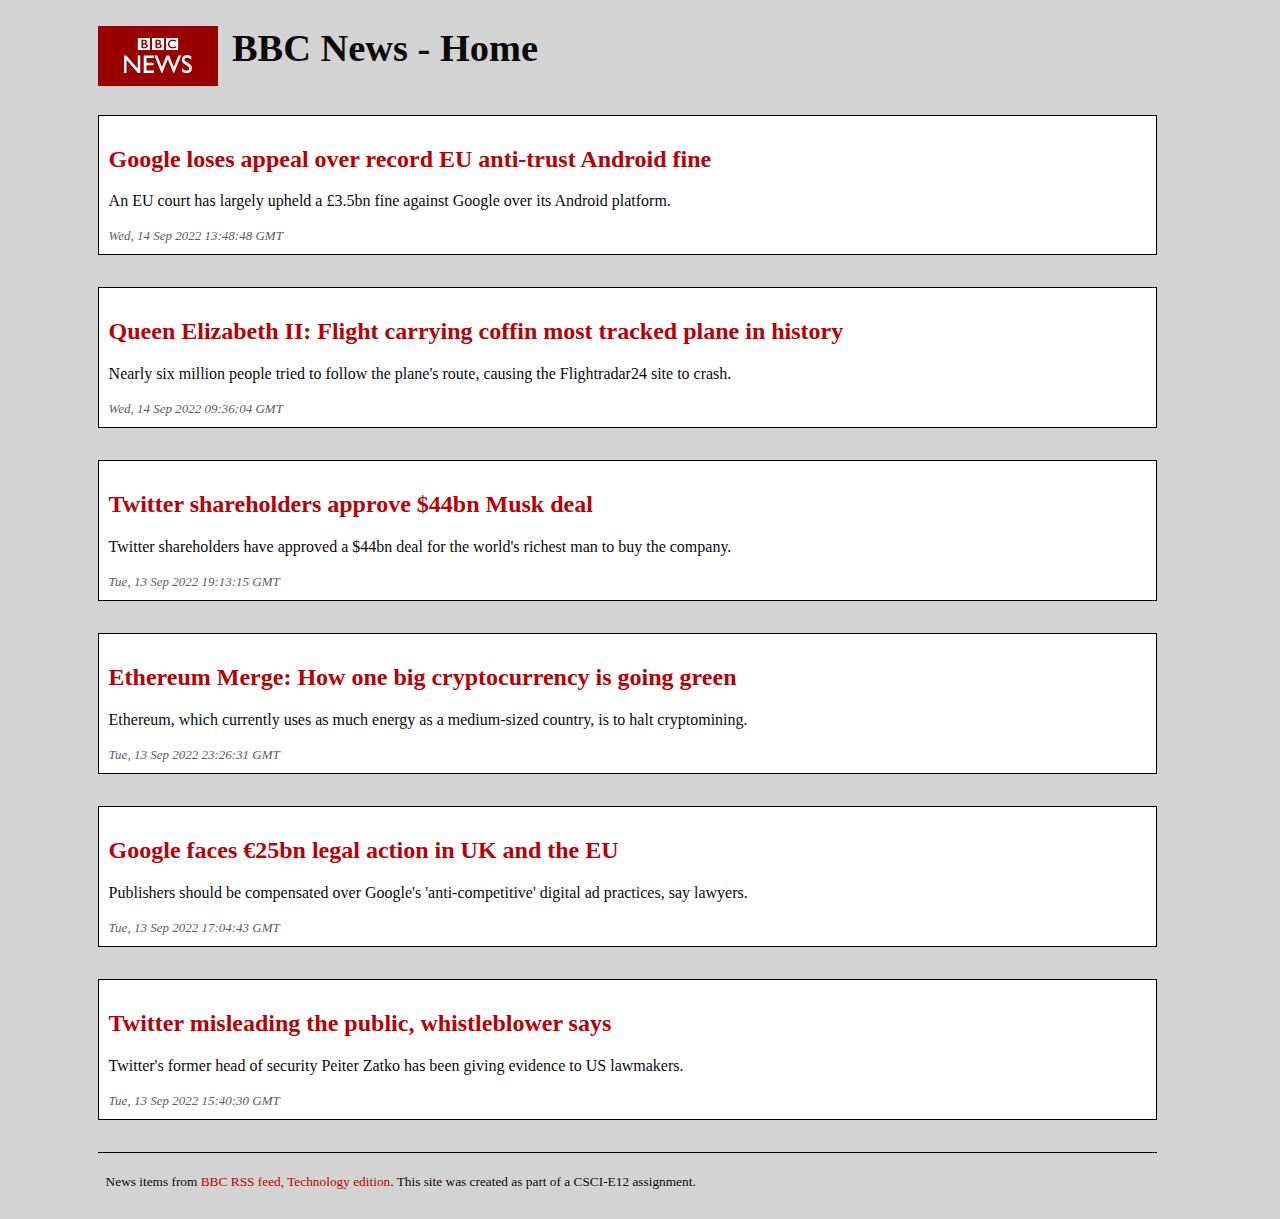
<file: bbc/index.html>
<!DOCTYPE html>
<html lang="en">

<head>
    <title>BBC News</title>
    <meta charset="utf-8" />
    <link rel="stylesheet" href="styles/site.css" />
</head>

<body>
    <header>
        <h1>BBC News - Home</h1>
    </header>
    <main>
        <section>
             <h2><a href="https://www.bbc.co.uk/news/technology-62888137?at_medium=RSS&at_campaign=KARANGA">Google loses appeal over record EU anti-trust Android fine</a></h2>
             <p>An EU court has largely upheld a £3.5bn fine against Google over its Android platform.</p>
              <em>Wed, 14 Sep 2022 13:48:48 GMT</em>
        </section>

        <section>
             <h2><a href="https://www.bbc.co.uk/news/uk-62900494?at_medium=RSS&at_campaign=KARANGA">Queen Elizabeth II: Flight carrying coffin most tracked plane in history</a></h2>
             <p>Nearly six million people tried to follow the plane's route, causing the Flightradar24 site to crash.</p>
             <em>Wed, 14 Sep 2022 09:36:04 GMT</em>
         </section>

         <section>
              <h2><a href="https://www.bbc.co.uk/news/technology-62894600?at_medium=RSS&at_campaign=KARANGA">Twitter shareholders approve $44bn Musk deal</a></h2>
              <p>Twitter shareholders have approved a $44bn deal for the world's richest man to buy the company.</p>
             <em>Tue, 13 Sep 2022 19:13:15 GMT</em>
        </section>
        
        <section>
              <h2><a href="https://www.bbc.co.uk/news/technology-62891715?at_medium=RSS&at_campaign=KARANGA">Ethereum Merge: How one big cryptocurrency is going green</a></h2>
              <p>Ethereum, which currently uses as much energy as a medium-sized country, is to halt cryptomining.</p>
             <em>Tue, 13 Sep 2022 23:26:31 GMT</em>
        </section>

        <section>
              <h2><a href="https://www.bbc.co.uk/news/technology-62891769?at_medium=RSS&at_campaign=KARANGA">Google faces €25bn legal action in UK and the EU</a></h2>
              <p>Publishers should be compensated over Google's 'anti-competitive' digital ad practices, say lawyers.</p>
              <em>Tue, 13 Sep 2022 17:04:43 GMT</em>
         </section>

         <section>
              <h2><a href="https://www.bbc.co.uk/news/technology-62889754?at_medium=RSS&at_campaign=KARANGA">Twitter misleading the public, whistleblower says</a></h2>
             <p>Twitter's former head of security Peiter Zatko has been giving evidence to US lawmakers.</p>
              <em>Tue, 13 Sep 2022 15:40:30 GMT</em>
         </section>

    </main>

    <footer>
        <p>News items from <a href="http://feeds.bbci.co.uk/news/technology/rss.xml">BBC RSS feed, Technology edition</a>. This site was created as part of a CSCI-E12 assignment.</p>
    </footer>
</body>

</html>
</file>
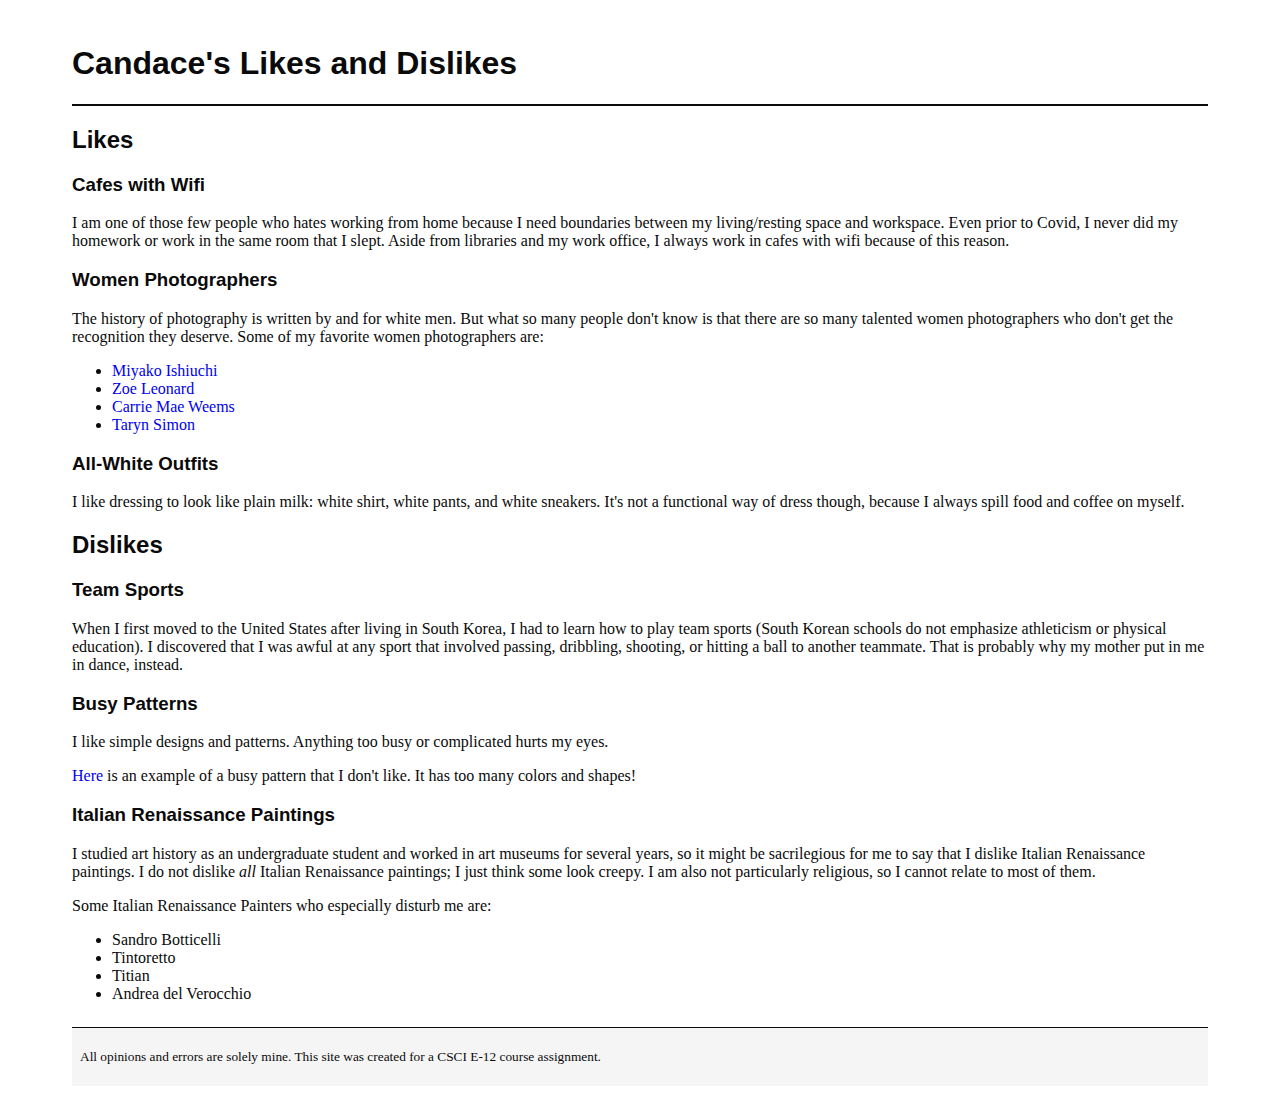
<file: essential_html5/index.html>
<!DOCTYPE html>
<html lang="en">

<head>
    <title>Candace's Likes and Dislikes</title>
    <meta charset="utf-8" />
    <link rel="stylesheet" href="styles/site.css" />
</head>

<body>
    <header>
        <h1>Candace's Likes and Dislikes</h1>
    </header>
    <main>
        <h2>Likes</h2>
        <h3>Cafes with Wifi</h3>
        <p>I am one of those few people who hates working from home because I need boundaries between my living/resting space and workspace. Even prior to Covid, I never did my homework or work in the same room that I slept. Aside from libraries and my work office, I always work in cafes with wifi because of this reason. </p>
        <h3>Women Photographers</h3>
        <p>The history of photography is written by and for white men. But what so many people don't know is that there are so many talented women photographers who don't get the recognition they deserve. Some of my favorite women photographers are:</p>
        <ul>
            <li><a href="https://www.sfmoma.org/artist/Miyako_Ishiuchi/">Miyako Ishiuchi</a></li>
            <li><a href="https://whitney.org/exhibitions/zoe-leonard">Zoe Leonard</a></li>
            <li><a href="http://carriemaeweems.net/">Carrie Mae Weems</a></li>
            <li><a href="http://tarynsimon.com/">Taryn Simon</a></li>
        </ul>
        <h3>All-White Outfits</h3>
        <p>I like dressing to look like plain milk: white shirt, white pants, and white sneakers. It's not a functional way of dress though, because I always spill food and coffee on myself. </p>
        <h2>Dislikes</h2>
        <h3>Team Sports</h3>
        <p>When I first moved to the United States after living in South Korea, I had to learn how to play team sports (South Korean schools do not emphasize athleticism or physical education). I discovered that I was awful at any sport that involved passing, dribbling, shooting, or hitting a ball to another teammate. That is probably why my mother put in me in dance, instead.</p>
        <h3>Busy Patterns</h3>
        <p>I like simple designs and patterns. Anything too busy or complicated hurts my eyes.</p>
        <p><a href="https://www.shutterstock.com/image-illustration/colorful-repeat-busy-pattern-bright-acrylic-1239159970">Here</a> is an example of a busy pattern that I don't like. It has too many colors and shapes!</p>
        <h3>Italian Renaissance Paintings</h3>
        <p>I studied art history as an undergraduate student and worked in art museums for several years, so it might be sacrilegious for me to say that I dislike Italian Renaissance paintings. I do not dislike <i>all</i> Italian Renaissance paintings; I just think some look creepy. I am also not particularly religious, so I cannot relate to most of them.</p>
        <p>Some Italian Renaissance Painters who especially disturb me are:</p>
        <ul>
            <li>Sandro Botticelli</li>
            <li>Tintoretto</li>
            <li>Titian</li>
            <li>Andrea del Verocchio</li>
        </ul>
    </main>
    <footer>
        <p>All opinions and errors are solely mine. This site was created for a CSCI E-12 course assignment.</p>
    </footer>
</body>

</html>
</file>
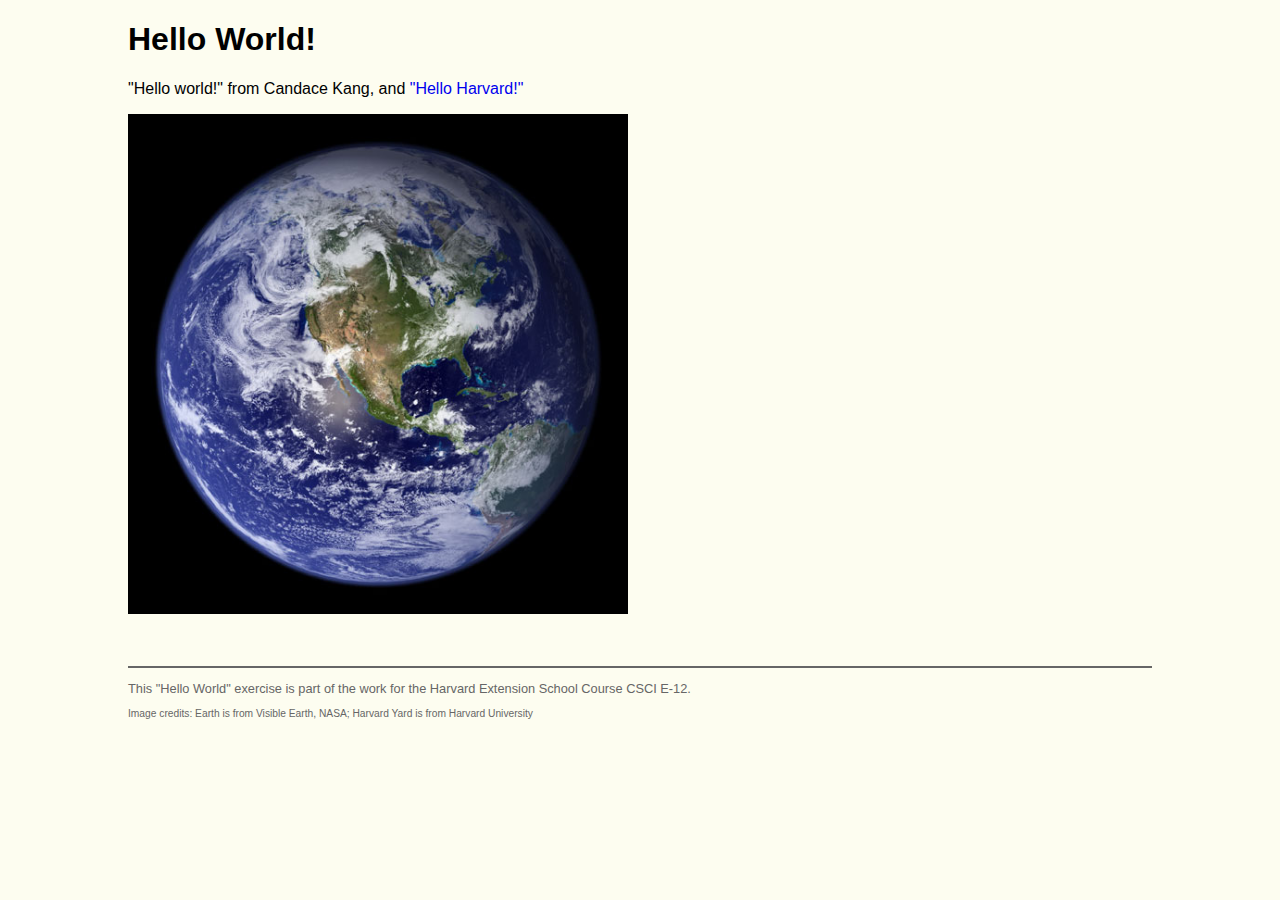
<file: hello/index.html>
<!DOCTYPE html>
<html lang="en">

<head>
    <title>Hello World &amp; Hello Harvard!</title>
    <meta charset="utf-8" />
    <!-- TODO: create a 'link' to the stylesheet 
    located at styles/site.css -->

</head>

<body>
    <header>
        <h1>Hello World!</h1>
        <link rel="stylesheet" href="styles/site.css" />
    </header>
    <main>
        <p>"Hello world!" from Candace Kang, and <a href="hello-harvard.html">"Hello Harvard!"</a></p>
        <img class="greeting" alt="Photograph of earth's western hemisphere from space." src="images/world.jpg" />
    </main>
    <footer>
        <p>This "Hello World" exercise is part of the work for the Harvard Extension School Course CSCI E-12.</p>
        <p class="credits">Image credits: Earth is from Visible Earth, NASA; Harvard Yard is from Harvard University</p>
    </footer>
</body>

</html>
</file>
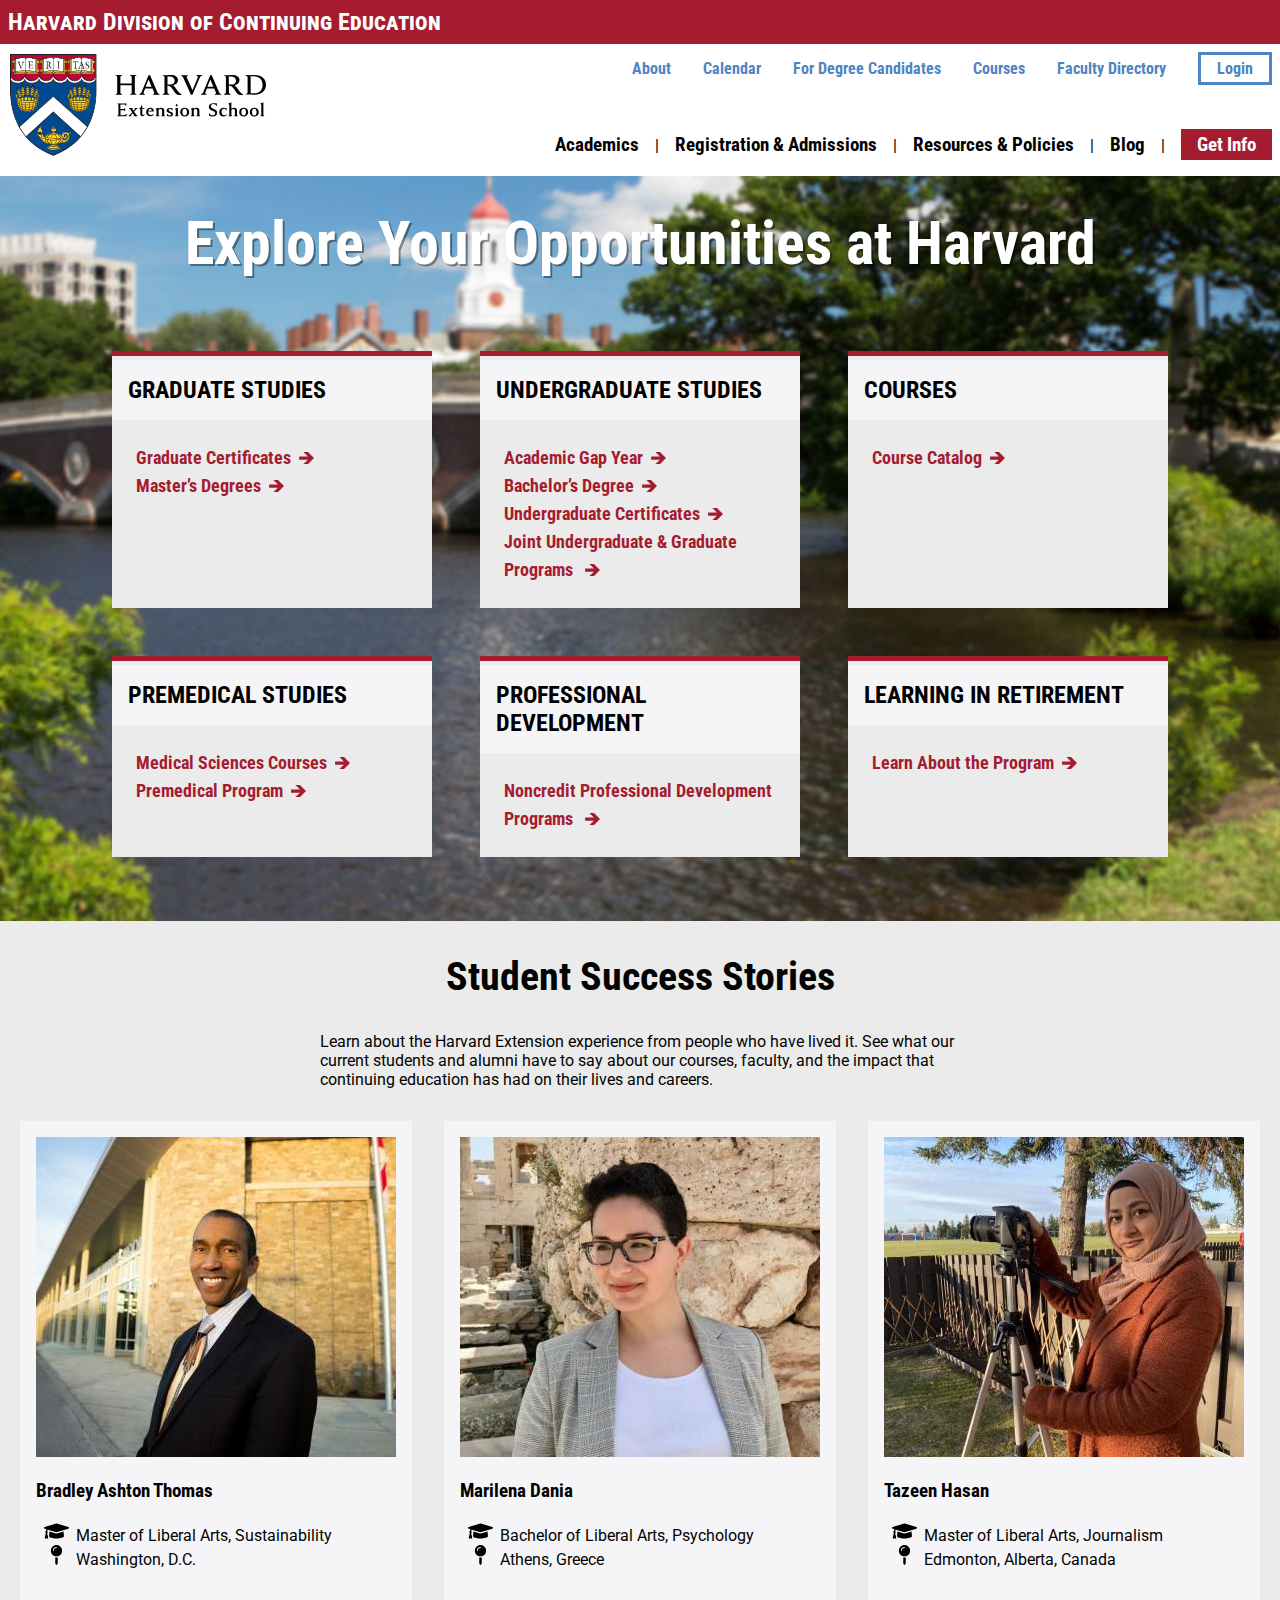
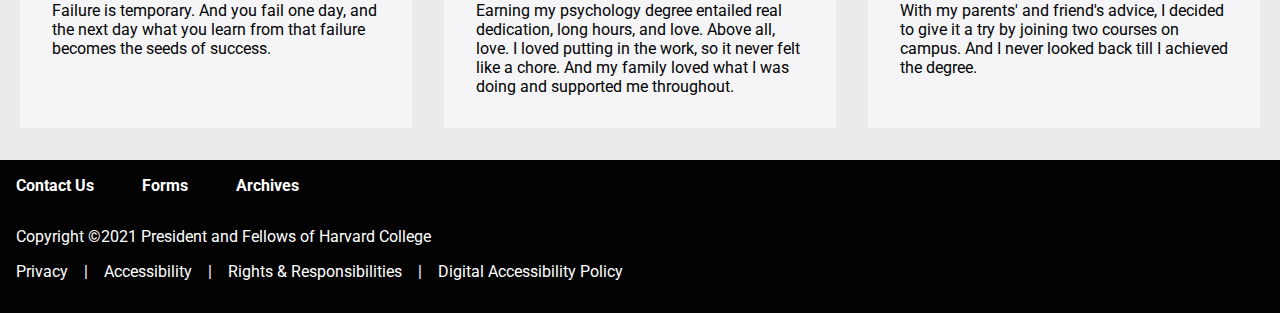
<file: hes/index.html>
<!DOCTYPE html>
<html lang="en">
  <head>
    <title>Harvard Extension School</title>
    <meta charset="utf-8" />
    <link rel="preconnect" href="https://fonts.googleapis.com" />
    <link rel="preconnect" href="https://fonts.gstatic.com" crossorigin />
    <link
      href="https://fonts.googleapis.com/css2?family=Roboto+Condensed:wght@400;700&family=Roboto:wght@100;300;400;500;700;900&display=swap"
      rel="stylesheet"
    />
    <link rel="stylesheet" href="styles/site.css" />
  </head>

  <body>
    <header>
      <h2>Harvard Division of Continuing Education</h2>
      <div class="heading">
        <h2 class="wordmark">Harvard Extension School</h2>
        <div class="headernavs">
        <nav class="secondary">
          <ul>
            <li><a href="#">About</a></li>
            <li><a href="#">Calendar</a></li>
            <li><a href="#">For Degree Candidates</a></li>
            <li><a href="#">Courses</a></li>
            <li><a href="#">Faculty Directory</a></li>
            <li class="login"><a href="#">Login</a></li>
          </ul>
        </nav>
        <nav class="primary">
          <ul>
            <li><a href="#">Academics</a></li>
            <li><a href="#">Registration &amp; Admissions</a></li>
            <li><a href="#">Resources &amp; Policies</a></li>
            <li><a href="#">Blog</a></li>
            <li class="getinfo"><a href="#">Get Info</a></li>
          </ul>
        </nav>
        </div>
    </div>
    </header>
    <main>
      <div class="explore">
        <h1>Explore Your Opportunities at Harvard</h1>
        <div class="sections">
          <section>
            <h2>Graduate Studies</h2>
            <ul>
              <li><a href="#">Graduate Certificates</a></li>
              <li><a href="#">Master’s Degrees</a></li>
            </ul>
          </section>
          <section>
            <h2>Undergraduate Studies</h2>
            <ul>
              <li><a href="#">Academic Gap Year</a></li>
              <li><a href="#">Bachelor’s Degree</a></li>
              <li><a href="#">Undergraduate Certificates</a></li>
              <li>
                <a href="#">Joint Undergraduate &amp; Graduate Programs</a>
              </li>
            </ul>
          </section>
          <section>
            <h2>Courses</h2>
            <ul>
              <li><a href="#">Course Catalog</a></li>
            </ul>
          </section>
          <section>
            <h2>Premedical Studies</h2>
            <ul>
              <li><a href="#">Medical Sciences Courses</a></li>
              <li><a href="#">Premedical Program</a></li>
            </ul>
          </section>
          <section>
            <h2>Professional Development</h2>
            <ul>
              <li>
                <a href="#">Noncredit Professional Development Programs</a>
              </li>
            </ul>
          </section>
          <section>
            <h2>Learning in Retirement</h2>
            <ul>
              <li><a href="#">Learn About the Program</a></li>
            </ul>
          </section>
        </div>
      </div>

      <div class="studentsuccess">
        <h2>Student Success Stories</h2>
        <p>
          Learn about the Harvard Extension experience from people who have
          lived it. See what our current students and alumni have to say about
          our courses, faculty, and the impact that continuing education has had
          on their lives and careers.
        </p>
        <div class="articles">
          <article>
            <img
              src="images/student-success-bradley-thomas.jpg"
              alt="Photo of Bradley Ashton"
            />
            <h3>Bradley Ashton Thomas</h3>
            <ul>
              <li class="program">Master of Liberal Arts, Sustainability</li>
              <li class="hometown">Washington, D.C.</li>
            </ul>
            <p>
              Failure is temporary. And you fail one day, and the next day what
              you learn from that failure becomes the seeds of success.
            </p>
          </article>

          <article>
            <img
              src="images/student-success-marilena-dania.jpg"
              alt="Photo of Marilena Dania"
            />
            <h3>Marilena Dania</h3>
            <ul>
              <li class="program">Bachelor of Liberal Arts, Psychology</li>
              <li class="hometown">Athens, Greece</li>
            </ul>
            <p>
              Earning my psychology degree entailed real dedication, long hours,
              and love. Above all, love. I loved putting in the work, so it
              never felt like a chore. And my family loved what I was doing and
              supported me throughout.
            </p>
          </article>
          <article>
            <img
              src="images/student-success-tazeen-hasan.jpg"
              alt="Photo of Tazeen Hasan"
            />
            <h3>Tazeen Hasan</h3>
            <ul>
              <li class="program">Master of Liberal Arts, Journalism</li>
              <li class="hometown">Edmonton, Alberta, Canada</li>
            </ul>
            <p>
              With my parents' and friend's advice, I decided to give it a try
              by joining two courses on campus. And I never looked back till I
              achieved the degree.
            </p>
          </article>
        </div>
      </div>
    </main>
    <footer>
      <nav class="contactplus">
        <ul>
          <li><a href="#">Contact Us</a></li>
          <li><a href="#">Forms</a></li>
          <li><a href="#">Archives</a></li>
        </ul>
      </nav>

      <p>Copyright &copy;2021 President and Fellows of Harvard College</p>

      <nav class="privacyplus">
        <ul>
          <li><a href="#">Privacy</a></li>
          <li><a href="#">Accessibility</a></li>
          <li><a href="#">Rights &amp; Responsibilities</a></li>
          <li><a href="#">Digital Accessibility Policy</a></li>
        </ul>
      </nav>
    </footer>
  </body>
</html>
</file>
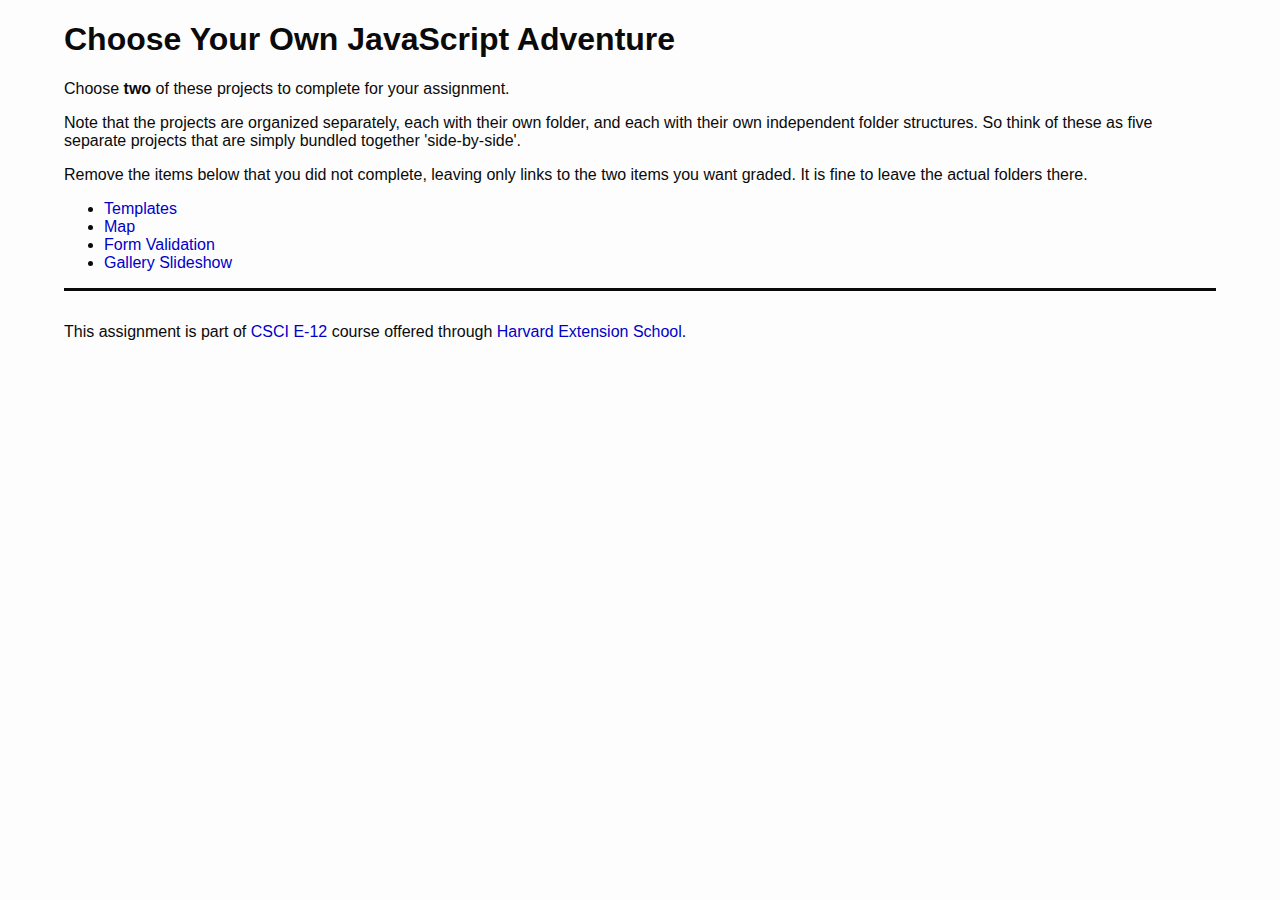
<file: js_choose_your_adventures/index.html>
<!DOCTYPE html>
<html lang="en">

<head>
    <meta charset="UTF-8">
    <meta http-equiv="X-UA-Compatible" content="IE=edge">
    <meta name="viewport" content="width=device-width, initial-scale=1.0">
    <title>Choose Your Own JavaScript Adventure</title>
    <style>:root{ --link-color: rgb(0, 0, 200); --ink : rgb(10, 10, 10); --parchment: rgb(253, 253, 253);} body { color: var(--ink); background-color: var(--parchment); font-family: helvetica, sans-serif; margin: 1rem 5%; }
    a:link,a:visited { color: var(--link-color); text-decoration: none;}
    a:hover { text-decoration: underline;}
    a:active { background-color: var(--link-color); color: var(--parchment); text-decoration: none;}
    footer { padding-top: 1rem; border-top: 3px solid var(--ink);}
    </style>
</head>

<body>
    <header>
        <h1>Choose Your Own JavaScript Adventure</h1>
    </header>
    <main>
        <p>Choose <strong>two</strong> of these projects to complete for your assignment.
        </p>
        <p>Note that the projects are organized separately, each with their own folder, and each with their own independent folder structures.  So think of these as five separate projects that are simply bundled together 'side-by-side'.</p>
        <p>Remove the items below that you did not complete, leaving only links to the two items you want graded.  It is fine to leave the actual folders there.</p>
        <ul>
            <li><a href="templates/index.html">Templates</a></li>
            <li><a href="map/index.html">Map</a></li>
            <li><a href="validation/index.html">Form Validation</a></li>
            <li><a href="slideshow/index.html">Gallery Slideshow</a></li>

        </ul>
    </main>
    <footer><p>This assignment is part of <a href="https://cscie12.dce.harvard.edu/">CSCI E-12</a> course offered through <a href="https://extension.harvard.edu/">Harvard Extension School</a>.</p></footer>
</body>

</html>
</file>
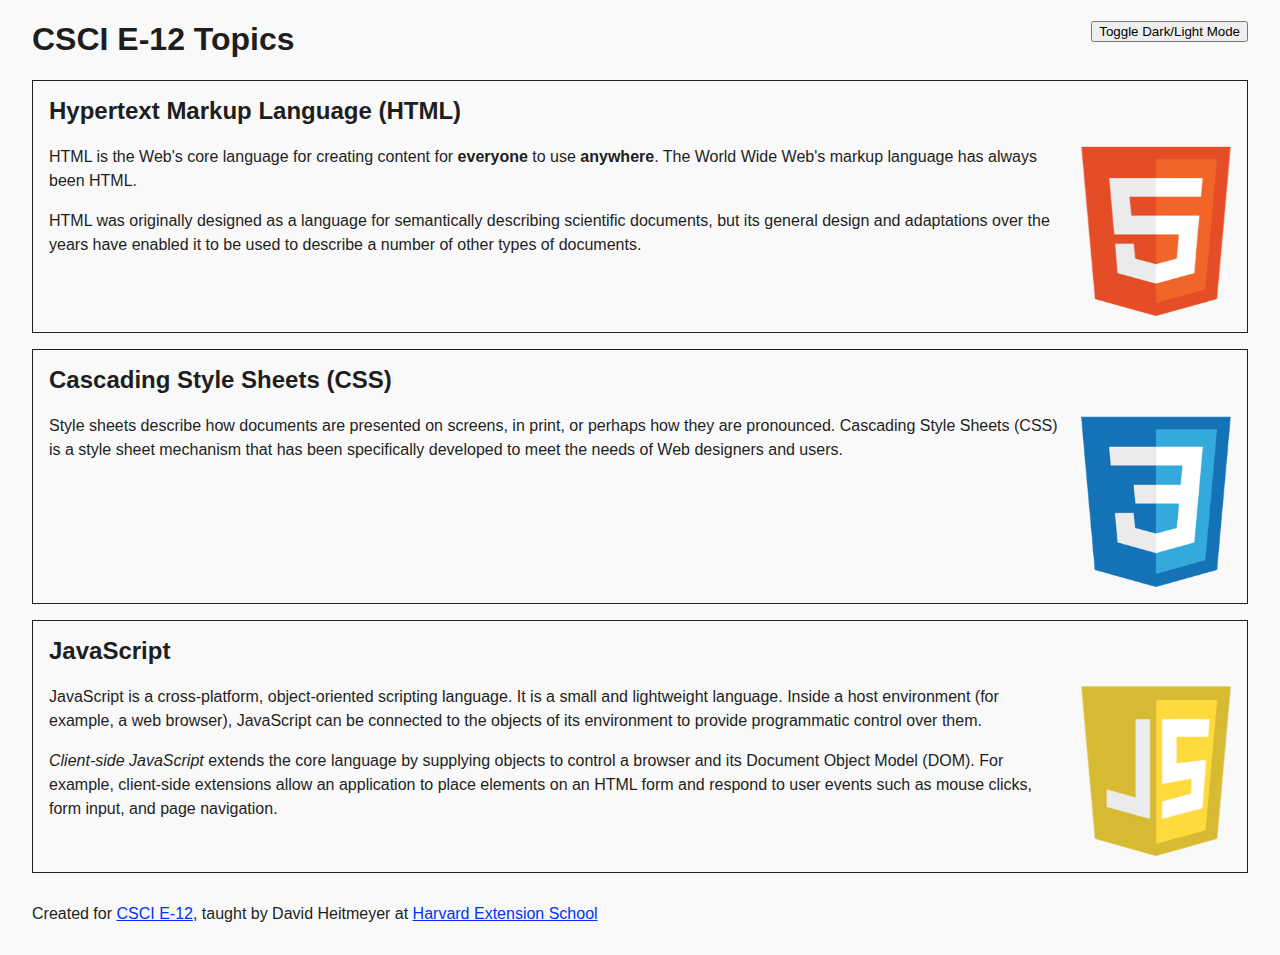
<file: js_getting_started/index.html>
<!DOCTYPE html>
<html lang="en">

<head>
    <meta charset="UTF-8">
    <meta http-equiv="X-UA-Compatible" content="IE=edge">
    <meta name="viewport" content="width=device-width, initial-scale=1.0">
    <link rel="stylesheet" href="./styles/site.css" />
<script src="scripts/css-mode.js"></script>

    <title>CSCI E-12 Topics</title>
</head>

<body>
    <header>
        <button id="btn-mode">Toggle Dark/Light Mode</button>
        <h1>CSCI E-12 Topics</h1>
    </header>
    <main>
        <section>
            <h2>Hypertext Markup Language (HTML)</h2>
            <img class="badge" src="images/logo-html5.png" alt="HTML5 logo" />
            <p>HTML is the Web's core language for creating content for <strong>everyone</strong> to use
                <strong>anywhere</strong>. The World Wide Web's markup language has always been HTML.
            </p>
            <p>HTML was originally designed as a language for semantically describing scientific documents, but its
                general design and adaptations over the years have enabled it to be used to describe a number of other
                types of documents.</p>
        </section>
        <section>
            <h2>Cascading Style Sheets (CSS)</h2>

            <img class="badge" src="images/logo-css3.png" alt="CSS3 logo" />
            <p>Style sheets describe how documents are presented on screens, in print, or perhaps how they are
                pronounced. Cascading Style Sheets (CSS) is a style sheet mechanism that has been specifically developed
                to meet the needs of Web designers and users.</p>
        </section>
        <section>
            <h2>JavaScript</h2>

            <img class="badge" src="images/logo-js.png" alt="JavaScript logo" />
            <p>JavaScript is a cross-platform, object-oriented scripting language. It is a small and lightweight
                language. Inside a host environment (for example, a web browser), JavaScript can be connected to the
                objects of its environment to provide programmatic
                control over them.</p>

            <p><em>Client-side JavaScript</em> extends the core language by supplying objects to control a browser and
                its Document Object Model (DOM). For example, client-side extensions allow an application to place
                elements on an HTML form and respond to user events
                such as mouse clicks, form input, and page navigation.</p>
        </section>
    </main>
    <footer>Created for <a href="https://cscie12.dce.harvard.edu/">CSCI E-12</a>, taught by David Heitmeyer at <a
            href="https://extension.harvard.edu/">Harvard Extension School</a></footer>
</body>

</html>
</file>
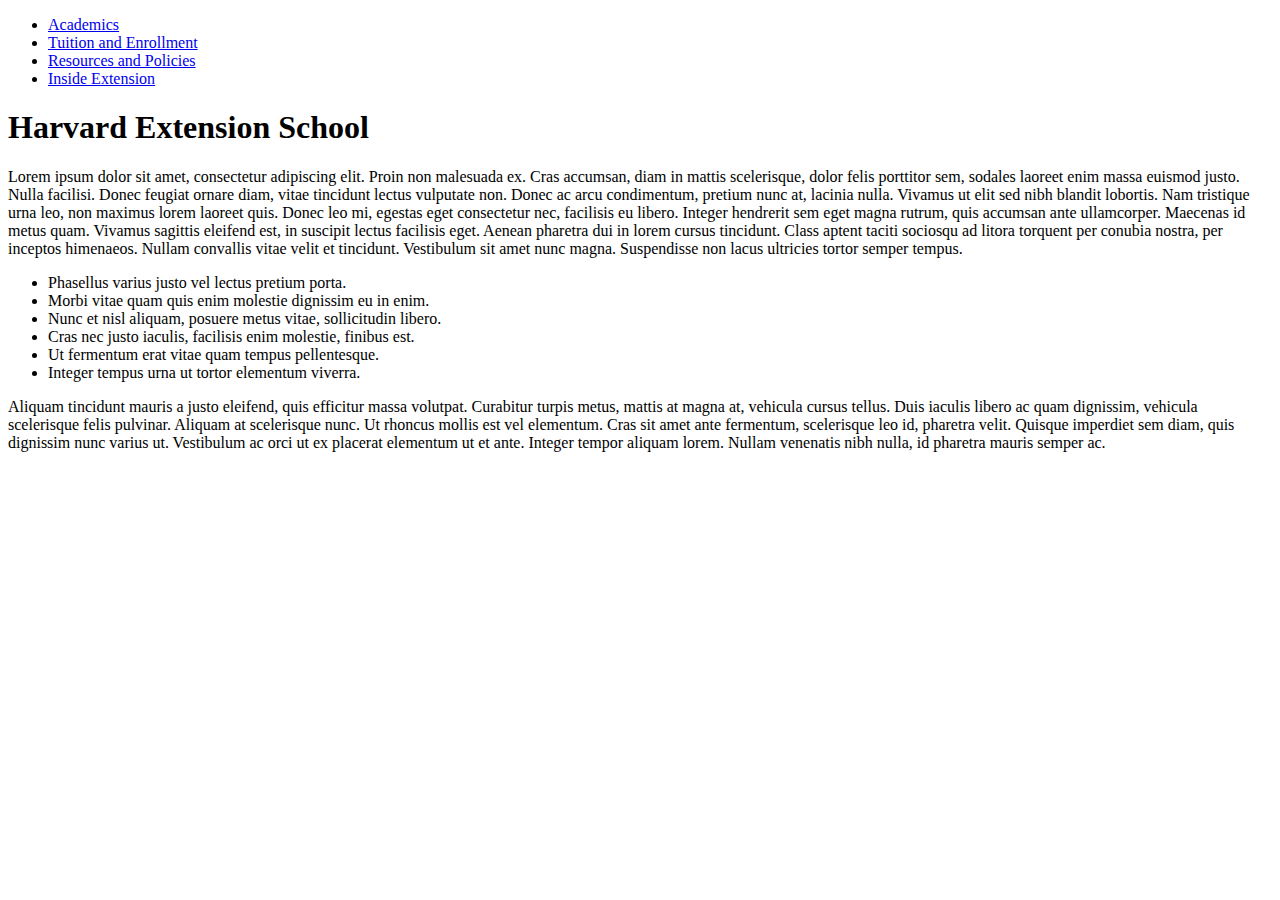
<file: mobile_navigation/index.html>
<!DOCTYPE html>
<html lang="en">
<head>
    <meta charset="UTF-8">
    <meta http-equiv="X-UA-Compatible" content="IE=edge">
    <meta name="viewport" content="width=device-width, initial-scale=1.0">
    <title>Navigation</title>
</head>
<header>
    <nav>
        <ul>
            <li>
              <a href="#">Academics </a>
            </li>
            <li>
              <a href="#">Tuition and Enrollment </a>
            </li>
            <li>
              <a href="#">Resources and Policies </a>
            </li>
            <li>
              <a href="#">Inside Extension </a>
            </li>
          </ul>
    </nav>
    <h1>Harvard Extension School</h1></header>
    <main>
    <p>Lorem ipsum dolor sit amet, consectetur adipiscing elit. Proin non malesuada ex. Cras accumsan, diam in mattis scelerisque, dolor felis porttitor sem, sodales laoreet enim massa euismod justo. Nulla facilisi. Donec feugiat ornare diam, vitae tincidunt lectus vulputate non. Donec ac arcu condimentum, pretium nunc at, lacinia nulla. Vivamus ut elit sed nibh blandit lobortis. Nam tristique urna leo, non maximus lorem laoreet quis. Donec leo mi, egestas eget consectetur nec, facilisis eu libero. Integer hendrerit sem eget magna rutrum, quis accumsan ante ullamcorper. Maecenas id metus quam. Vivamus sagittis eleifend est, in suscipit lectus facilisis eget. Aenean pharetra dui in lorem cursus tincidunt. Class aptent taciti sociosqu ad litora torquent per conubia nostra, per inceptos himenaeos. Nullam convallis vitae velit et tincidunt. Vestibulum sit amet nunc magna. Suspendisse non lacus ultricies tortor semper tempus.</p>
    <ul>
        <li>Phasellus varius justo vel lectus pretium porta.</li>
        <li>Morbi vitae quam quis enim molestie dignissim eu in enim.</li>
        <li>Nunc et nisl aliquam, posuere metus vitae, sollicitudin libero.</li>
        <li>Cras nec justo iaculis, facilisis enim molestie, finibus est.</li>
        <li>Ut fermentum erat vitae quam tempus pellentesque.</li>
        <li>Integer tempus urna ut tortor elementum viverra.</li>
        </ul>
        <p>
Aliquam tincidunt mauris a justo eleifend, quis efficitur massa volutpat. Curabitur turpis metus, mattis at magna at, vehicula cursus tellus. Duis iaculis libero ac quam dignissim, vehicula scelerisque felis pulvinar. Aliquam at scelerisque nunc. Ut rhoncus mollis est vel elementum. Cras sit amet ante fermentum, scelerisque leo id, pharetra velit. Quisque imperdiet sem diam, quis dignissim nunc varius ut. Vestibulum ac orci ut ex placerat elementum ut et ante. Integer tempor aliquam lorem. Nullam venenatis nibh nulla, id pharetra mauris semper ac.</p>


</main> 
</body>
</html>
</file>
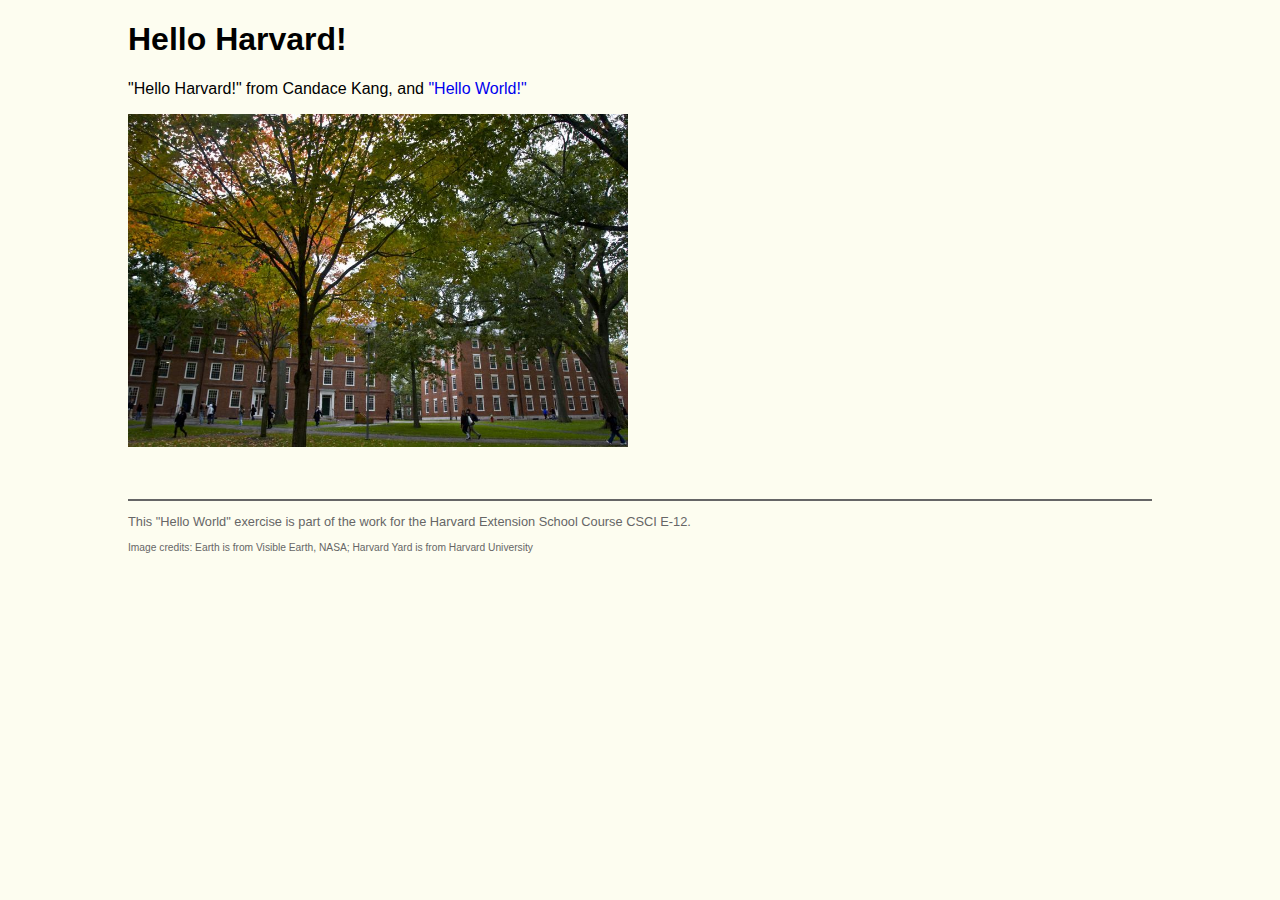
<file: hello/hello-harvard.html>
<!DOCTYPE html>
<html lang="en">

<head>
    <title>Hello World &amp; Hello Harvard!</title>
    <meta charset="utf-8" />
    <link rel="stylesheet" href="styles/site.css" />
</head>

<body>
    <header>
        <h1>Hello Harvard!</h1>
    </header>
    <main>
        <p>"Hello Harvard!" from Candace Kang, and <a href="index.html">"Hello World!"</a></p>
        <img class="greeting" alt="Photograph of red brick dorm buildings in Harvard Yard" src="images/harvard.jpg" />
    </main>
    <footer>
        <p>This "Hello World" exercise is part of the work for the Harvard Extension School Course CSCI E-12.</p>
        <p class="credits">Image credits: Earth is from Visible Earth, NASA; Harvard Yard is from Harvard University</p>
    </footer>
</body>

</html>
</file>
<file: bbc/styles/site.css>
body {
    font-family: 'Helvetica Neue', serif;
    color: rgb(10, 10, 10);
    padding-left: 7%;
    padding-right: 9%;
    background-color: #d3d3d3;
}
header {
    font-size: larger;
    background-image: url(../images/bbc_news_120x60.gif);
    background-repeat: no-repeat;
    padding-bottom: 1em;
    padding-left: 7em;
}
section {
    background-color: #ffffff;
    border: 1.5px solid #000000;
    margin-bottom: 2em;
    padding: 10px;
}
footer {
    margin-top: 1.5rem;
    border-top: 1px solid #000000;
    font-size: smaller;
    padding: 0.5rem;
}
em {
    font-family: Georgia, 'Times New Roman', Times, serif;
    font-size: small;
    color:#5f5c5c;
}
a:link, a:visited, a:active {
    text-decoration: none;
    color: #b90005;
}
a:hover {
    text-decoration: underline;
    background-color: #b90005;
    color: #ffffff;
}
</file>
<file: essential_html5/styles/site.css>
body {
    font-family: 'Times New Roman', Garamond, serif;
    color: rgb(10, 10, 10);
    padding-left: 5%;
    padding-right: 5%;
    padding-top: 1em;
    background-color: #ffffff;
}
header {
    border-bottom: 2px solid rgb(10, 10, 10);
}
footer {
    margin-top: 1.5rem;
    border-top: 1px solid rgb(10, 10, 10);
    font-size: smaller;
    padding: 0.5rem;
    background-color: rgb(245,245,245);
}
h1, h2, h3, h4, h5, h6 {
    font-family: Arial, Verdana , sans-serif;
}

a:link, a:visited, a:active {
    text-decoration: none;
    color: #0000ee;
}
a:hover {
    text-decoration: underline;
    background-color: #0000ee;
    color: #ffffff;
}
</file>
<file: hello/styles/site.css>
body {
    margin-left: 10%;
    margin-top: 1em;
    margin-right: 10%;
    background-color: #FDFDF0;
    font-family: Arial, Helvetica, sans-serif;
    color: #000000;
}
img.greeting {
    width: 500px;
}
a:link, a:visited, a:active {
    color: #0000EE;
    text-decoration: none;
    background-color: #FDFDF0;
}
a:hover {
    text-decoration: underline;
}
footer {
    margin-top: 3rem;
    font-size: 0.8rem;
    border-top-style: solid;
    border-top-color: #666666;
    border-top-width: 2px;
    color: #666666;
}
footer p.credits { font-size: 80%;}
</file>
<file: hes/styles/site.css>
* {
   box-sizing: border-box;
}
body {
    font-family: Roboto, Arial, sans-serif;
    margin: 0;
    padding: 0;
    background-color: #EBEBEB;
}  
header {
   font-family: 'Roboto Condensed', Arial, sans-serif;
}
header h2 {
   color: #ffffff;
   background-color: #a51c30;
   margin: 0%;
   padding: 0.5rem;
   font-variant: small-caps;
}
div.heading {
   background-color: #ffffff;
   display: flex;
   justify-content: space-between;
   padding-top: 0.5rem;
   padding-right: 0.5rem;
   padding-left: 0.5rem;
   padding-bottom: 1rem;
   margin: 0rem;
}
div.headernavs {
   display: flex;
   flex-direction: column;
   justify-content: space-between;
}
h2.wordmark {
   color: transparent;
   background-color: #ffffff;
   background-image: url(../images/hes_shield_wordmark.svg);
   background-repeat: no-repeat;
   background-size: auto;
   flex-grow: 0;
   flex-shrink: 0;
   margin: 0rem;
   padding: 2.5rem;
}
nav.secondary ul {
   display: flex;
   justify-content: flex-end;
   align-items: baseline;
   list-style: none;
   flex-grow: 0;
   flex-shrink: 0;
   background-color: #ffffff;
   margin: 0rem;
   padding: 0rem;
   gap: 2rem;
}
nav.secondary a:link, 
nav.secondary a:hover, 
nav.secondary a:visited, 
nav.secondary a:active {
   color: #4D84C4;
   text-decoration: none;
   font-weight: bold;
}
li.login {
   border: 3px solid #4D84C4;
   padding-left: 1rem;
   padding-right: 1rem;
   padding-top: 0.25rem;
   padding-bottom: 0.25rem;
}
nav.primary ul {
   display: flex;
   justify-content: flex-end;
   align-items: baseline;
   list-style: none;
   flex-grow: 0;
   flex-shrink: 0;
   background-color: #ffffff;
   margin: 0em;
   padding: 0rem;
   gap: 1rem;
}
nav.primary a:link, 
nav.primary a:hover, 
nav.primary a:visited, 
nav.primary a:active {
   color: #020203;
   text-decoration: none;
   font-weight: bold;
   font-size: larger;
}
li.getinfo a:link,
li.getinfo a:hover,
li.getinfo a:visited,
li.getinfo a:active {
   color: #ffffff;
}
nav.primary li:last-child:after {
   content: ""; padding-left: 0rem;
}
nav.primary li:after {
   content: "|"; padding-left: 1rem;
}
li.getinfo {
   background-color: #A51C30;
   padding-left: 1rem;
   padding-right: 1rem;
   padding-top: 0.25rem;
   padding-bottom: 0.25rem;
}
div.explore {
   background-image: url(../images/campus_bridge_river.jpg);
   background-size: cover;
   background-repeat: no-repeat;
}
main h1 {
   text-align: center;
   font-family: 'Roboto Condensed', Arial, sans-serif;
   color: #ffffff;
   font-size: 60px;
   text-shadow: 2px 2px #02020368;
   padding: 2rem;
   margin-top: 0;
}
div.sections {
   display: flex;
   flex-wrap: wrap;
   justify-content: center;
   align-items: stretch;
   gap: 3rem;
   margin: 0rem;
   padding-bottom: 4rem;
}
div.sections h2 {
   background-color: #F5F5F8;
   margin-top: 0.25rem;
   margin-bottom: 0rem;
   padding: 1rem;
   text-transform: uppercase;
   font-family: 'Roboto Condensed', Arial, sans-serif;
}
div.sections section {
   width: 25%;
   border-top: 5px solid #A51C30;
   padding: 0rem;
   margin: 0rem;
   background-color: #EBEBEB;
}
main section ul{
   list-style: none;
   padding: 1.5rem;
   margin: 0rem;
   line-height: 1.5rem;
   font-family: 'Roboto Condensed', Arial, sans-serif;
   font-size: large;
}
main section li a:link,
main section li a:hover,
main section li a:visited,
main section li a:active {
   color: #A51C30;
   font-weight: bold;
   text-decoration: none;
   line-height: 1.75rem;
}
main section li:after {
   content: url(../images/arrow-right.svg);
   padding-left: 0.5rem;
}
div.studentsuccess {
   background-color: #EBEBEB;
   font-family: Roboto, Arial, sans-serif;
   color: #020203;
}
div.studentsuccess h2 {
   font-family: 'Roboto Condensed', Arial, sans-serif;
   text-align: center;
   font-size: 40px;
   padding: 2rem;
   margin: 0rem;
}
div.studentsuccess p{
   text-align: left;
   margin: 0rem;
   padding-left: 25%;
   padding-right: 25%;
}
div.articles {
   display: flex;
   justify-content: center;
   margin: 2rem;
   padding: 0rem;
   gap: 2rem;
}
div.articles article{
   background-color: #F5F5F8;
   flex-basis: 25%;
   flex-grow: 0;
   flex-shrink: 0;
   object-fit: fill;
   margin: 0em; 
   padding: 1em;
}
div.articles h3 {
   font-family: 'Roboto Condensed', Arial, sans-serif;
}
li.program {
   list-style-image: url("../images/mortar-board.svg");
}
li.hometown{
   list-style-image: url("../images/map-marker.svg   ")
}
div.articles p{
   padding: 1em;
   margin: 0em;
}
footer {
   color: #ffffff;
   background-color: #020203;
   padding: 1rem;
}
footer a:link, a:hover, a:visited, a:active{
   color: #ffffff;
   text-decoration: none;
}
nav.contactplus ul {
   display: flex;
   font-weight: bold;
   justify-content: flex-start;
   list-style: none;
   margin-top: 0em;
   margin-bottom: 2rem;
   padding: 0em;
   gap: 3rem;
}
nav.privacyplus ul {
   display: flex;
   list-style: none;
   padding: 0em;
   gap: 1rem;
}
footer nav.privacyplus li:first-child:before {
   content: ""; padding-right: 0rem;
}
footer nav.privacyplus li:before {
   content: "|"; padding-right: 1rem;
}
</file>
<file: js_getting_started/styles/site.css>
body {
  --bkgd-color: rgb(249, 249, 249);
  --text-color: rgb(30, 30, 30);
  --anchor-color: rgb(0, 50, 255);
}
body.darkmode {
  --text-color: rgb(249, 249, 249);
  --bkgd-color: rgb(30, 30, 30);
  --anchor-color: rgb(128, 159, 255);
}
body {
  font-family: helvetica, sans-serif;
  background-color: var(--bkgd-color);
  color: var(--text-color);
  margin: 1rem 2rem;
}
body.darkmode {
  color: var(--text-color);
  background-color: var(--bkgd-color);
}
.darkmode a:link,
.darkmode a:visited,
.darkmode a:hover,
.darkmode a:active {
  color: var(--anchor-color);
}
a:link,
a:visited,
a:hover,
a:active {
  color: var(--anchor-color);
}
p {
  line-height: 1.5;
}

.badge {
  width: 150px;
  float: right;
  margin-left: 1rem;
}
section {
  clear: both;
  overflow: auto;
  border: thin solid var(--text-color);
  margin: 1rem 0;
  padding: 1rem;
}
section h2 {
  margin-top: 0;
  padding-top: 0;
}
main {
  clear: both;
}
footer {
  margin: 2rem 0;
}
#btn-mode {
  float: right;
}
</file>
